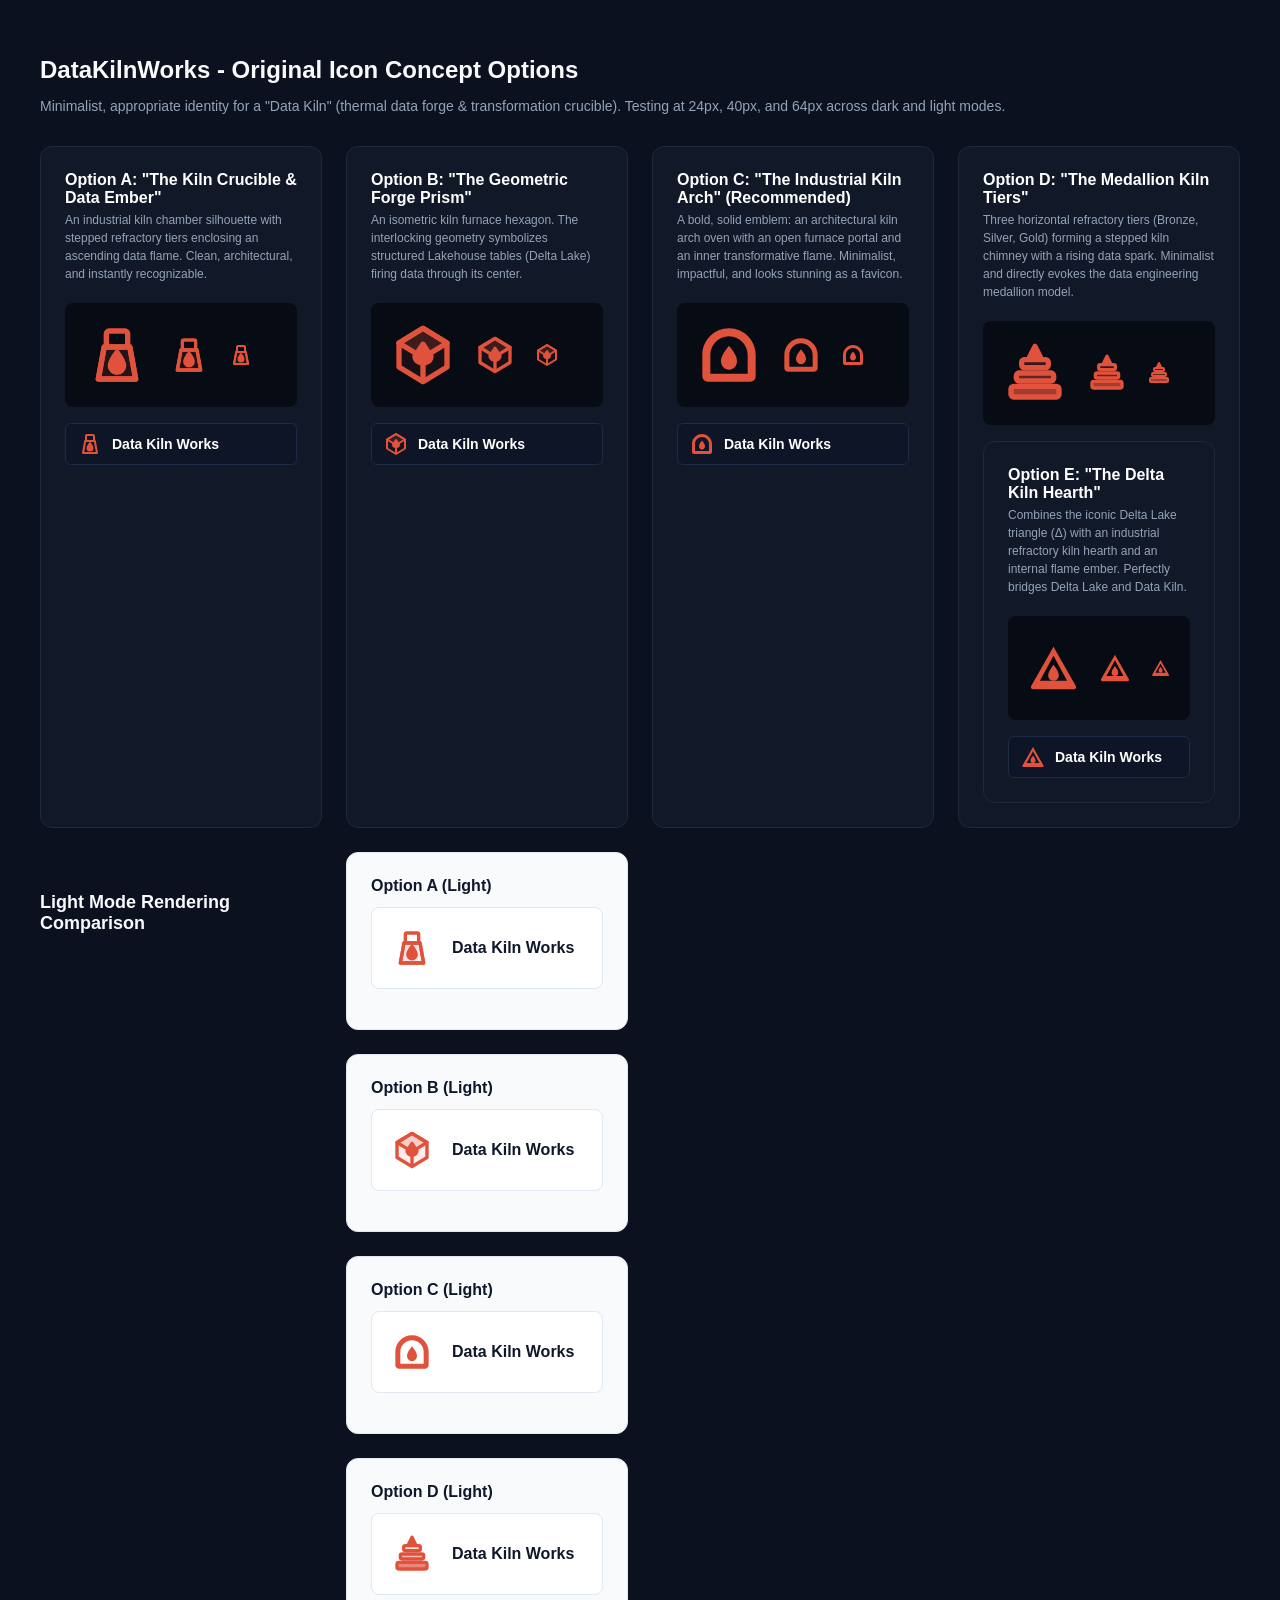
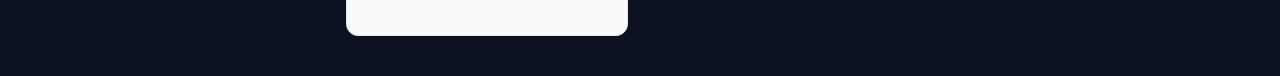
<file: scratch/test_icon_options.html>
<!DOCTYPE html>
<html lang="en">
<head>
  <meta charset="UTF-8">
  <title>DataKilnWorks Icon Options Preview</title>
  <style>
    body {
      font-family: -apple-system, BlinkMacSystemFont, "Segoe UI", Roboto, sans-serif;
      margin: 0;
      padding: 40px;
      background: #0b111e;
      color: #f8fafc;
    }
    h1 {
      font-size: 24px;
      margin-bottom: 8px;
    }
    p {
      color: #94a3b8;
      margin-bottom: 32px;
      font-size: 14px;
    }
    .grid {
      display: grid;
      grid-template-columns: repeat(auto-fit, minmax(280px, 1fr));
      gap: 24px;
    }
    .card {
      background: #111827;
      border: 1px solid #1f2937;
      border-radius: 12px;
      padding: 24px;
      transition: border-color 0.2s;
    }
    .card:hover {
      border-color: #e1523d;
    }
    .card-title {
      font-size: 16px;
      font-weight: 700;
      margin-bottom: 4px;
      color: #fff;
    }
    .card-desc {
      font-size: 12px;
      color: #94a3b8;
      margin-bottom: 20px;
      line-height: 1.5;
    }
    .preview-box {
      display: flex;
      align-items: center;
      gap: 20px;
      padding: 20px;
      background: #070b13;
      border-radius: 8px;
      margin-bottom: 16px;
    }
    .preview-box.light {
      background: #ffffff;
      color: #0f172a;
      border: 1px solid #e2e8f0;
    }
    .icon-24 {
      width: 24px;
      height: 24px;
    }
    .icon-40 {
      width: 40px;
      height: 40px;
    }
    .icon-64 {
      width: 64px;
      height: 64px;
    }
    .header-mockup {
      display: flex;
      align-items: center;
      gap: 10px;
      font-size: 14px;
      font-weight: 600;
      padding: 8px 12px;
      background: #0e1526;
      border: 1px solid #1e2b45;
      border-radius: 6px;
    }
    .color-primary {
      color: #e1523d;
    }
  </style>
</head>
<body>
  <h1>DataKilnWorks - Original Icon Concept Options</h1>
  <p>Minimalist, appropriate identity for a "Data Kiln" (thermal data forge & transformation crucible). Testing at 24px, 40px, and 64px across dark and light modes.</p>

  <div class="grid">
    <!-- OPTION A: The Hexagonal Data Kiln Forge -->
    <div class="card">
      <div class="card-title">Option A: "The Kiln Crucible & Data Ember"</div>
      <div class="card-desc">An industrial kiln chamber silhouette with stepped refractory tiers enclosing an ascending data flame. Clean, architectural, and instantly recognizable.</div>
      
      <div class="preview-box">
        <svg class="icon-64 color-primary" viewBox="0 0 24 24" fill="none" stroke="currentColor" stroke-width="2" stroke-linecap="round" stroke-linejoin="round">
          <!-- Kiln Body Profile -->
          <path d="M5 21h14l-2.2-12h-9.6L5 21z" fill="currentColor" fill-opacity="0.12"/>
          <path d="M5 21h14l-2.2-12h-9.6L5 21z"/>
          <!-- Top Chimney Flue -->
          <path d="M8 9V4a1 1 0 0 1 1-1h6a1 1 0 0 1 1 1v5"/>
          <!-- Central Fire / Data Spark -->
          <path d="M12 11c-1.5 2-2.5 3.5-2.5 5a2.5 2.5 0 0 0 5 0c0-1.5-1-3-2.5-5z" fill="currentColor"/>
        </svg>

        <svg class="icon-40 color-primary" viewBox="0 0 24 24" fill="none" stroke="currentColor" stroke-width="2" stroke-linecap="round" stroke-linejoin="round">
          <path d="M5 21h14l-2.2-12h-9.6L5 21z" fill="currentColor" fill-opacity="0.12"/>
          <path d="M5 21h14l-2.2-12h-9.6L5 21z"/>
          <path d="M8 9V4a1 1 0 0 1 1-1h6a1 1 0 0 1 1 1v5"/>
          <path d="M12 11c-1.5 2-2.5 3.5-2.5 5a2.5 2.5 0 0 0 5 0c0-1.5-1-3-2.5-5z" fill="currentColor"/>
        </svg>

        <svg class="icon-24 color-primary" viewBox="0 0 24 24" fill="none" stroke="currentColor" stroke-width="2" stroke-linecap="round" stroke-linejoin="round">
          <path d="M5 21h14l-2.2-12h-9.6L5 21z" fill="currentColor" fill-opacity="0.12"/>
          <path d="M5 21h14l-2.2-12h-9.6L5 21z"/>
          <path d="M8 9V4a1 1 0 0 1 1-1h6a1 1 0 0 1 1 1v5"/>
          <path d="M12 11c-1.5 2-2.5 3.5-2.5 5a2.5 2.5 0 0 0 5 0c0-1.5-1-3-2.5-5z" fill="currentColor"/>
        </svg>
      </div>

      <div class="header-mockup">
        <svg class="icon-24 color-primary" viewBox="0 0 24 24" fill="none" stroke="currentColor" stroke-width="2" stroke-linecap="round" stroke-linejoin="round">
          <path d="M5 21h14l-2.2-12h-9.6L5 21z"/>
          <path d="M8 9V4a1 1 0 0 1 1-1h6a1 1 0 0 1 1 1v5"/>
          <path d="M12 11c-1.5 2-2.5 3.5-2.5 5a2.5 2.5 0 0 0 5 0c0-1.5-1-3-2.5-5z" fill="currentColor"/>
        </svg>
        <span style="color: #fff;">Data Kiln Works</span>
      </div>
    </div>

    <!-- OPTION B: The Faceted Geometric Kiln & Heat Core -->
    <div class="card">
      <div class="card-title">Option B: "The Geometric Forge Prism"</div>
      <div class="card-desc">An isometric kiln furnace hexagon. The interlocking geometry symbolizes structured Lakehouse tables (Delta Lake) firing data through its center.</div>
      
      <div class="preview-box">
        <svg class="icon-64 color-primary" viewBox="0 0 24 24" fill="none" stroke="currentColor" stroke-width="2" stroke-linejoin="round">
          <!-- Outer Hexagonal Kiln -->
          <polygon points="12,2 21,7.5 21,16.5 12,22 3,16.5 3,7.5" fill="currentColor" fill-opacity="0.08"/>
          <!-- Inner Kiln Hearth & Flame -->
          <path d="M12 2L21 7.5L12 13L3 7.5L12 2Z" fill="currentColor" fill-opacity="0.18"/>
          <path d="M12 13V22" />
          <path d="M12 8L15 12.5C15 14 13.7 15 12 15C10.3 15 9 14 9 12.5L12 8Z" fill="currentColor"/>
        </svg>

        <svg class="icon-40 color-primary" viewBox="0 0 24 24" fill="none" stroke="currentColor" stroke-width="2" stroke-linejoin="round">
          <polygon points="12,2 21,7.5 21,16.5 12,22 3,16.5 3,7.5" fill="currentColor" fill-opacity="0.08"/>
          <path d="M12 2L21 7.5L12 13L3 7.5L12 2Z" fill="currentColor" fill-opacity="0.18"/>
          <path d="M12 13V22" />
          <path d="M12 8L15 12.5C15 14 13.7 15 12 15C10.3 15 9 14 9 12.5L12 8Z" fill="currentColor"/>
        </svg>

        <svg class="icon-24 color-primary" viewBox="0 0 24 24" fill="none" stroke="currentColor" stroke-width="2" stroke-linejoin="round">
          <polygon points="12,2 21,7.5 21,16.5 12,22 3,16.5 3,7.5" fill="currentColor" fill-opacity="0.08"/>
          <path d="M12 2L21 7.5L12 13L3 7.5L12 2Z" fill="currentColor" fill-opacity="0.18"/>
          <path d="M12 13V22" />
          <path d="M12 8L15 12.5C15 14 13.7 15 12 15C10.3 15 9 14 9 12.5L12 8Z" fill="currentColor"/>
        </svg>
      </div>

      <div class="header-mockup">
        <svg class="icon-24 color-primary" viewBox="0 0 24 24" fill="none" stroke="currentColor" stroke-width="2" stroke-linejoin="round">
          <polygon points="12,2 21,7.5 21,16.5 12,22 3,16.5 3,7.5"/>
          <path d="M12 2L21 7.5L12 13L3 7.5L12 2Z" fill="currentColor" fill-opacity="0.2"/>
          <path d="M12 13V22"/>
          <path d="M12 8L15 12.5C15 14 13.7 15 12 15C10.3 15 9 14 9 12.5L12 8Z" fill="currentColor"/>
        </svg>
        <span style="color: #fff;">Data Kiln Works</span>
      </div>
    </div>

    <!-- OPTION C: The Kiln Arch & Modern Flame Glyph -->
    <div class="card">
      <div class="card-title">Option C: "The Industrial Kiln Arch" (Recommended)</div>
      <div class="card-desc">A bold, solid emblem: an architectural kiln arch oven with an open furnace portal and an inner transformative flame. Minimalist, impactful, and looks stunning as a favicon.</div>
      
      <div class="preview-box">
        <!-- Solid High-Contrast Glyph -->
        <svg class="icon-64 color-primary" viewBox="0 0 24 24" fill="currentColor">
          <path d="M12 2C6.48 2 2 6.48 2 12v8c0 1.1.9 2 2 2h16c1.1 0 2-.9 2-2v-8c0-5.52-4.48-10-10-10zm0 3c3.87 0 7 3.13 7 7v7H5v-7c0-3.87 3.13-7 7-7zm0 3.5c-1.8 2.2-3 4-3 5.8 0 1.8 1.3 3.2 3 3.2s3-1.4 3-3.2c0-1.8-1.2-3.6-3-5.8z"/>
        </svg>

        <svg class="icon-40 color-primary" viewBox="0 0 24 24" fill="currentColor">
          <path d="M12 2C6.48 2 2 6.48 2 12v8c0 1.1.9 2 2 2h16c1.1 0 2-.9 2-2v-8c0-5.52-4.48-10-10-10zm0 3c3.87 0 7 3.13 7 7v7H5v-7c0-3.87 3.13-7 7-7zm0 3.5c-1.8 2.2-3 4-3 5.8 0 1.8 1.3 3.2 3 3.2s3-1.4 3-3.2c0-1.8-1.2-3.6-3-5.8z"/>
        </svg>

        <svg class="icon-24 color-primary" viewBox="0 0 24 24" fill="currentColor">
          <path d="M12 2C6.48 2 2 6.48 2 12v8c0 1.1.9 2 2 2h16c1.1 0 2-.9 2-2v-8c0-5.52-4.48-10-10-10zm0 3c3.87 0 7 3.13 7 7v7H5v-7c0-3.87 3.13-7 7-7zm0 3.5c-1.8 2.2-3 4-3 5.8 0 1.8 1.3 3.2 3 3.2s3-1.4 3-3.2c0-1.8-1.2-3.6-3-5.8z"/>
        </svg>
      </div>

      <div class="header-mockup">
        <svg class="icon-24 color-primary" viewBox="0 0 24 24" fill="currentColor">
          <path d="M12 2C6.48 2 2 6.48 2 12v8c0 1.1.9 2 2 2h16c1.1 0 2-.9 2-2v-8c0-5.52-4.48-10-10-10zm0 3c3.87 0 7 3.13 7 7v7H5v-7c0-3.87 3.13-7 7-7zm0 3.5c-1.8 2.2-3 4-3 5.8 0 1.8 1.3 3.2 3 3.2s3-1.4 3-3.2c0-1.8-1.2-3.6-3-5.8z"/>
        </svg>
        <span style="color: #fff;">Data Kiln Works</span>
      </div>
    </div>

    <!-- OPTION D: The Continuous Medallion Kiln Tier -->
    <div class="card">
      <div class="card-title">Option D: "The Medallion Kiln Tiers"</div>
      <div class="card-desc">Three horizontal refractory tiers (Bronze, Silver, Gold) forming a stepped kiln chimney with a rising data spark. Minimalist and directly evokes the data engineering medallion model.</div>
      
      <div class="preview-box">
        <svg class="icon-64 color-primary" viewBox="0 0 24 24" fill="none" stroke="currentColor" stroke-width="2" stroke-linecap="round" stroke-linejoin="round">
          <!-- Tier 1: Gold Crown / Spark -->
          <path d="M12 2L14 6H10L12 2Z" fill="currentColor"/>
          <!-- Tier 2: Upper Kiln Neck -->
          <rect x="7" y="7" width="10" height="3" rx="1" fill="currentColor" fill-opacity="0.2"/>
          <!-- Tier 3: Mid Kiln Chamber -->
          <rect x="5" y="12" width="14" height="3" rx="1" fill="currentColor" fill-opacity="0.4"/>
          <!-- Tier 4: Foundation Hearth -->
          <rect x="3" y="17" width="18" height="4" rx="1" fill="currentColor" fill-opacity="0.7"/>
        </svg>

        <svg class="icon-40 color-primary" viewBox="0 0 24 24" fill="none" stroke="currentColor" stroke-width="2" stroke-linecap="round" stroke-linejoin="round">
          <path d="M12 2L14 6H10L12 2Z" fill="currentColor"/>
          <rect x="7" y="7" width="10" height="3" rx="1" fill="currentColor" fill-opacity="0.2"/>
          <rect x="5" y="12" width="14" height="3" rx="1" fill="currentColor" fill-opacity="0.4"/>
          <rect x="3" y="17" width="18" height="4" rx="1" fill="currentColor" fill-opacity="0.7"/>
        </svg>

        <svg class="icon-24 color-primary" viewBox="0 0 24 24" fill="none" stroke="currentColor" stroke-width="2" stroke-linecap="round" stroke-linejoin="round">
          <path d="M12 2L14 6H10L12 2Z" fill="currentColor"/>
          <rect x="7" y="7" width="10" height="3" rx="1" fill="currentColor" fill-opacity="0.2"/>
          <rect x="5" y="12" width="14" height="3" rx="1" fill="currentColor" fill-opacity="0.4"/>
          <rect x="3" y="17" width="18" height="4" rx="1" fill="currentColor" fill-opacity="0.7"/>
        </svg>
      </div>

    <!-- OPTION E: The Delta Kiln Hearth (Delta Lake + Kiln Furnace) -->
    <div class="card">
      <div class="card-title">Option E: "The Delta Kiln Hearth"</div>
      <div class="card-desc">Combines the iconic Delta Lake triangle (&Delta;) with an industrial refractory kiln hearth and an internal flame ember. Perfectly bridges Delta Lake and Data Kiln.</div>
      
      <div class="preview-box">
        <svg class="icon-64 color-primary" viewBox="0 0 24 24" fill="currentColor">
          <path d="M12 2L1.5 20.5A1 1 0 0 0 2.37 22H21.63a1 1 0 0 0 .87-1.5L12 2zm0 4.2L18.4 18H5.6L12 6.2z"/>
          <path d="M12 10.5c-1.5 2-2.5 3.5-2.5 5a2.5 2.5 0 0 0 5 0c0-1.5-1-3-2.5-5z"/>
        </svg>

        <svg class="icon-40 color-primary" viewBox="0 0 24 24" fill="currentColor">
          <path d="M12 2L1.5 20.5A1 1 0 0 0 2.37 22H21.63a1 1 0 0 0 .87-1.5L12 2zm0 4.2L18.4 18H5.6L12 6.2z"/>
          <path d="M12 10.5c-1.5 2-2.5 3.5-2.5 5a2.5 2.5 0 0 0 5 0c0-1.5-1-3-2.5-5z"/>
        </svg>

        <svg class="icon-24 color-primary" viewBox="0 0 24 24" fill="currentColor">
          <path d="M12 2L1.5 20.5A1 1 0 0 0 2.37 22H21.63a1 1 0 0 0 .87-1.5L12 2zm0 4.2L18.4 18H5.6L12 6.2z"/>
          <path d="M12 10.5c-1.5 2-2.5 3.5-2.5 5a2.5 2.5 0 0 0 5 0c0-1.5-1-3-2.5-5z"/>
        </svg>
      </div>

      <div class="header-mockup">
        <svg class="icon-24 color-primary" viewBox="0 0 24 24" fill="currentColor">
          <path d="M12 2L1.5 20.5A1 1 0 0 0 2.37 22H21.63a1 1 0 0 0 .87-1.5L12 2zm0 4.2L18.4 18H5.6L12 6.2z"/>
          <path d="M12 10.5c-1.5 2-2.5 3.5-2.5 5a2.5 2.5 0 0 0 5 0c0-1.5-1-3-2.5-5z"/>
        </svg>
        <span style="color: #fff;">Data Kiln Works</span>
      </div>
    </div>
  </div>

  <h2 style="font-size: 18px; margin-top: 40px; margin-bottom: 16px;">Light Mode Rendering Comparison</h2>
  <div class="grid">
    <div class="card" style="background: #f8fafc; border-color: #e2e8f0; color: #0f172a;">
      <div style="font-weight: 700; margin-bottom: 12px; color: #0f172a;">Option A (Light)</div>
      <div class="preview-box light">
        <svg class="icon-40 color-primary" viewBox="0 0 24 24" fill="none" stroke="currentColor" stroke-width="2" stroke-linecap="round" stroke-linejoin="round">
          <path d="M5 21h14l-2.2-12h-9.6L5 21z" fill="currentColor" fill-opacity="0.12"/>
          <path d="M5 21h14l-2.2-12h-9.6L5 21z"/>
          <path d="M8 9V4a1 1 0 0 1 1-1h6a1 1 0 0 1 1 1v5"/>
          <path d="M12 11c-1.5 2-2.5 3.5-2.5 5a2.5 2.5 0 0 0 5 0c0-1.5-1-3-2.5-5z" fill="currentColor"/>
        </svg>
        <span style="font-weight: 600; color: #0f172a;">Data Kiln Works</span>
      </div>
    </div>

    <div class="card" style="background: #f8fafc; border-color: #e2e8f0; color: #0f172a;">
      <div style="font-weight: 700; margin-bottom: 12px; color: #0f172a;">Option B (Light)</div>
      <div class="preview-box light">
        <svg class="icon-40 color-primary" viewBox="0 0 24 24" fill="none" stroke="currentColor" stroke-width="2" stroke-linejoin="round">
          <polygon points="12,2 21,7.5 21,16.5 12,22 3,16.5 3,7.5" fill="currentColor" fill-opacity="0.1"/>
          <path d="M12 2L21 7.5L12 13L3 7.5L12 2Z" fill="currentColor" fill-opacity="0.2"/>
          <path d="M12 13V22"/>
          <path d="M12 8L15 12.5C15 14 13.7 15 12 15C10.3 15 9 14 9 12.5L12 8Z" fill="currentColor"/>
        </svg>
        <span style="font-weight: 600; color: #0f172a;">Data Kiln Works</span>
      </div>
    </div>

    <div class="card" style="background: #f8fafc; border-color: #e2e8f0; color: #0f172a;">
      <div style="font-weight: 700; margin-bottom: 12px; color: #0f172a;">Option C (Light)</div>
      <div class="preview-box light">
        <svg class="icon-40 color-primary" viewBox="0 0 24 24" fill="currentColor">
          <path d="M12 2C6.48 2 2 6.48 2 12v8c0 1.1.9 2 2 2h16c1.1 0 2-.9 2-2v-8c0-5.52-4.48-10-10-10zm0 3c3.87 0 7 3.13 7 7v7H5v-7c0-3.87 3.13-7 7-7zm0 3.5c-1.8 2.2-3 4-3 5.8 0 1.8 1.3 3.2 3 3.2s3-1.4 3-3.2c0-1.8-1.2-3.6-3-5.8z"/>
        </svg>
        <span style="font-weight: 600; color: #0f172a;">Data Kiln Works</span>
      </div>
    </div>

    <div class="card" style="background: #f8fafc; border-color: #e2e8f0; color: #0f172a;">
      <div style="font-weight: 700; margin-bottom: 12px; color: #0f172a;">Option D (Light)</div>
      <div class="preview-box light">
        <svg class="icon-40 color-primary" viewBox="0 0 24 24" fill="none" stroke="currentColor" stroke-width="2" stroke-linecap="round" stroke-linejoin="round">
          <path d="M12 2L14 6H10L12 2Z" fill="currentColor"/>
          <rect x="7" y="7" width="10" height="3" rx="1" fill="currentColor" fill-opacity="0.2"/>
          <rect x="5" y="12" width="14" height="3" rx="1" fill="currentColor" fill-opacity="0.4"/>
          <rect x="3" y="17" width="18" height="4" rx="1" fill="currentColor" fill-opacity="0.7"/>
        </svg>
        <span style="font-weight: 600; color: #0f172a;">Data Kiln Works</span>
      </div>
    </div>
  </div>
</body>
</html>
</file>
